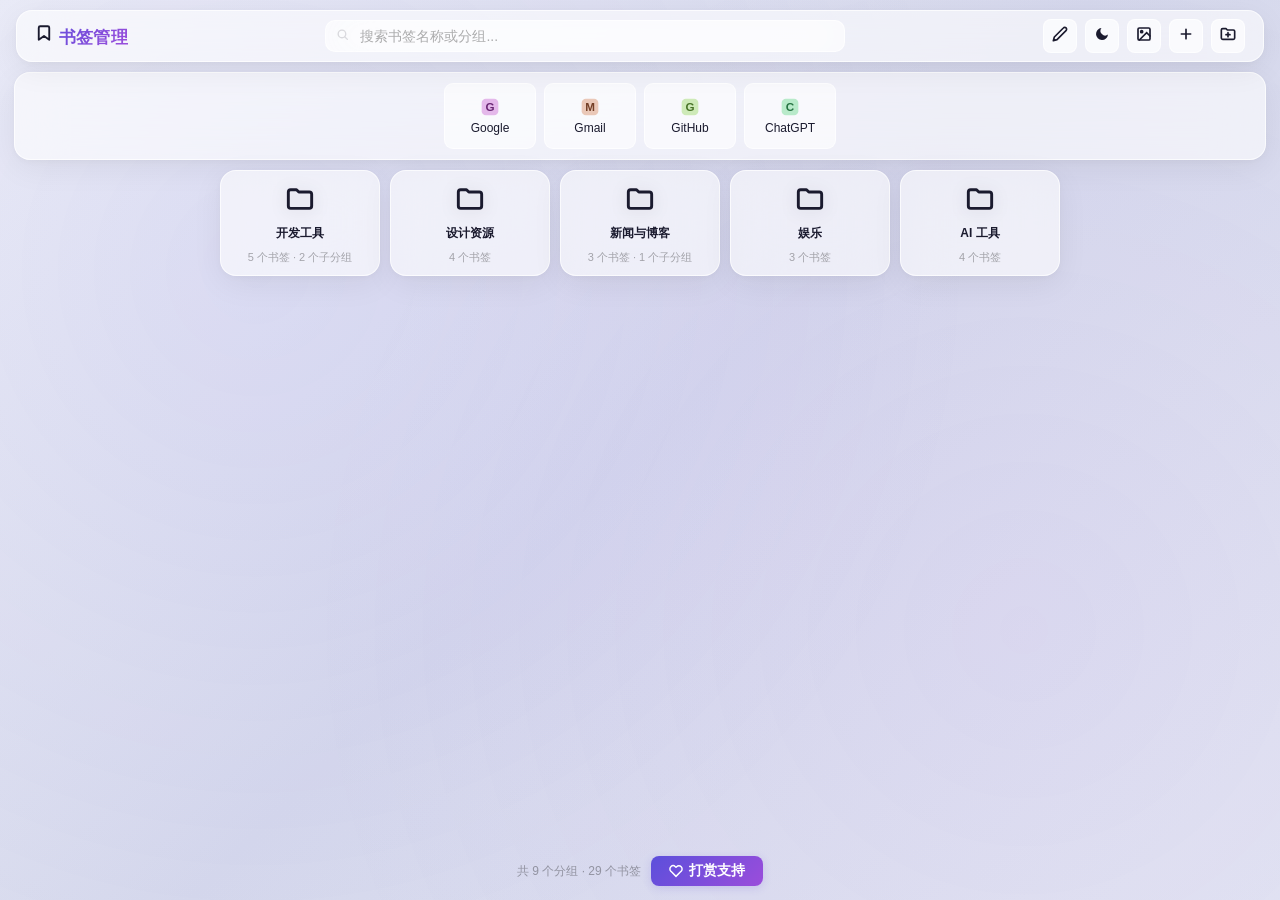
<file: src/app/index.html>
<!DOCTYPE html>
<html lang="zh-CN">
<head>
  <meta charset="UTF-8">
  <meta name="viewport" content="width=device-width, initial-scale=1.0">
  <title>书签管理</title>
  <link rel="stylesheet" href="fonts/icons.css">
  <style>
    *,*::before,*::after{margin:0;padding:0;box-sizing:border-box}
    :root{--bg-primary:#0f0c29;--bg-secondary:#302b63;--bg-tertiary:#24243e;--glass-bg:rgba(255,255,255,0.08);--glass-border:rgba(255,255,255,0.12);--glass-shadow:0 8px 32px rgba(0,0,0,.2),0 2px 8px rgba(0,0,0,.1);--glass-blur:blur(24px);--text-primary:#f0f0f0;--text-secondary:rgba(255,255,255,.65);--text-muted:rgba(255,255,255,.35);--accent:#7c6aff;--accent2:#b86aff;--accent-light:rgba(124,106,255,.18);--accent-glow:rgba(124,106,255,.25);--accent-gradient:linear-gradient(135deg,#7c6aff,#b86aff);--card-hover-bg:rgba(255,255,255,.06);--scrollbar-track:rgba(255,255,255,.03);--scrollbar-thumb:rgba(255,255,255,.12);--link-hover-bg:rgba(255,255,255,.05);--danger:#ff4757;--card-radius:16px;--panel-radius:14px}
    [data-theme=light]{--bg-primary:#eef0f7;--bg-secondary:#d5d8ec;--bg-tertiary:#e2e5f2;--glass-bg:rgba(255,255,255,.6);--glass-border:rgba(255,255,255,.7);--glass-shadow:0 8px 32px rgba(0,0,0,.06),0 2px 8px rgba(0,0,0,.04);--text-primary:#1a1a2e;--text-secondary:rgba(0,0,0,.55);--text-muted:rgba(0,0,0,.32);--accent:#5c4fdb;--accent2:#9b4ddb;--accent-light:rgba(92,79,219,.1);--accent-glow:rgba(92,79,219,.18);--accent-gradient:linear-gradient(135deg,#5c4fdb,#9b4ddb);--card-hover-bg:rgba(0,0,0,.03);--scrollbar-track:rgba(0,0,0,.04);--scrollbar-thumb:rgba(0,0,0,.1);--link-hover-bg:rgba(0,0,0,.03);--danger:#e53935}
    html,body{height:100%;margin:0;font-family:-apple-system,BlinkMacSystemFont,'Segoe UI','PingFang SC','Microsoft YaHei',sans-serif;color:var(--text-primary);overflow:hidden}
    body{background:linear-gradient(135deg,var(--bg-primary),var(--bg-secondary),var(--bg-tertiary));background-attachment:fixed;transition:background .5s ease,color .3s ease}
    body::before{content:'';position:fixed;top:0;left:0;width:100%;height:100%;background:radial-gradient(circle at 20% 30%,rgba(124,106,255,.08),transparent 60%),radial-gradient(circle at 80% 70%,rgba(184,106,255,.06),transparent 60%);pointer-events:none;z-index:0}
    [data-theme=light] body::before{background:radial-gradient(circle at 20% 30%,rgba(92,79,219,.05),transparent 60%),radial-gradient(circle at 80% 70%,rgba(155,77,219,.04),transparent 60%)}
    body.has-bg-image::before{background-image:var(--bg-image);background-size:cover;background-position:center;background-repeat:no-repeat;background-attachment:fixed}
    #app{height:100vh;display:flex;flex-direction:column;position:relative;z-index:1}
    .glass{background:var(--glass-bg);backdrop-filter:var(--glass-blur);-webkit-backdrop-filter:var(--glass-blur);border:1px solid var(--glass-border);box-shadow:var(--glass-shadow)}
    .top-bar{display:flex;align-items:center;justify-content:space-between;padding:8px 18px;margin:10px 16px 0;border-radius:var(--card-radius);flex-shrink:0;z-index:100;gap:12px}
    .app-title{font-size:17px;font-weight:700;background:var(--accent-gradient);-webkit-background-clip:text;-webkit-text-fill-color:transparent;background-clip:text;letter-spacing:.3px;white-space:nowrap;flex-shrink:0}
    .search-box{position:relative;display:flex;align-items:center;flex:1;max-width:520px;margin:0 auto}
    .search-box input{width:100%;padding:7px 12px 7px 34px;border-radius:10px;border:1px solid var(--glass-border);background:var(--glass-bg);color:var(--text-primary);font-size:14px;outline:none;backdrop-filter:var(--glass-blur);transition:border-color .2s,box-shadow .2s}
    .search-box input::placeholder{color:var(--text-muted);font-size:14px}
    .search-box input:focus{border-color:var(--accent);box-shadow:0 0 0 3px var(--accent-light)}
    .search-icon{position:absolute;left:11px;font-size:13px;opacity:.5;pointer-events:none}
    .top-bar-actions{display:flex;align-items:center;gap:8px;flex-shrink:0}
    .icon-btn{width:34px;height:34px;border-radius:8px;border:1px solid var(--glass-border);background:var(--glass-bg);color:var(--text-primary);cursor:pointer;display:flex;align-items:center;justify-content:center;font-size:16px;transition:all .2s;backdrop-filter:var(--glass-blur);position:relative;overflow:hidden}
    .icon-btn::after{content:'';position:absolute;inset:0;background:var(--accent-gradient);opacity:0;transition:opacity .2s;border-radius:inherit}
    .icon-btn:hover{border-color:var(--accent);transform:translateY(-1px)}
    .icon-btn:hover::after{opacity:.15}
    .icon-btn:active{transform:scale(.95)}
    .icon-btn span{position:relative;z-index:1}
    .icon-btn.active{border-color:var(--accent);background:var(--accent-light);box-shadow:0 0 12px var(--accent-glow)}
    .icon-btn.active span{color:var(--accent)}
    .icon-btn.small{width:28px;height:28px;font-size:13px}
    .bg-settings{position:fixed;top:64px;right:16px;width:340px;padding:16px;border-radius:var(--panel-radius);z-index:200;display:none;backdrop-filter:var(--glass-blur)!important}
    .bg-settings[hidden]{display:none}
    .bg-settings:not([hidden]){display:block;animation:settingsIn .25s ease}
    @keyframes settingsIn{from{opacity:0;transform:translateY(-8px) scale(.97)}to{opacity:1;transform:translateY(0) scale(1)}}
    .bg-settings-header{display:flex;align-items:center;justify-content:space-between;margin-bottom:16px;font-size:16px;font-weight:600}
    .bg-options{display:grid;grid-template-columns:repeat(3,1fr);gap:8px;margin-bottom:14px}
    .bg-preset{padding:9px 6px;border-radius:8px;border:1.5px solid var(--glass-border);background:var(--glass-bg);color:var(--text-primary);font-size:13px;cursor:pointer;transition:all .2s;backdrop-filter:var(--glass-blur);font-weight:500}
    .bg-preset:hover{border-color:var(--accent);background:var(--accent-light);transform:translateY(-1px)}
    .bg-preset.active{border-color:var(--accent);background:var(--accent-light);box-shadow:0 0 16px var(--accent-glow)}
    .bg-upload{margin-bottom:10px}
    .bg-upload label{display:block;font-size:13px;color:var(--text-secondary);margin-bottom:6px;font-weight:500}
    .bg-upload-row{display:flex;gap:6px;align-items:center}
    .bg-upload-row input[type=text]{flex:1;padding:8px 10px;border-radius:8px;border:1px solid var(--glass-border);background:var(--glass-bg);color:var(--text-primary);font-size:13px;outline:none}
    .bg-upload-row input[type=text]:focus{border-color:var(--accent)}
    .btn-secondary{padding:8px 12px;border-radius:8px;border:1px solid var(--glass-border);background:var(--glass-bg);color:var(--text-primary);font-size:13px;cursor:pointer;white-space:nowrap;transition:all .2s;backdrop-filter:var(--glass-blur);font-weight:500}
    .btn-secondary:hover{border-color:var(--accent);background:var(--accent-light)}
    .btn-secondary.danger{width:100%;margin-top:6px;text-align:center}
    .btn-secondary.danger:hover{border-color:var(--danger);background:rgba(255,71,87,.15);color:var(--danger)}
    .app-footer{display:flex;align-items:center;justify-content:center;gap:10px;padding:6px 20px;margin:0 20px 8px;flex-shrink:0;font-size:12px;color:var(--text-muted)}
    .donate-btn{display:inline-flex;align-items:center;justify-content:center;gap:6px;padding:6px 18px;border-radius:8px;border:none;background:var(--accent-gradient);color:#fff;font-size:14px;cursor:pointer;transition:all .25s;font-family:inherit;font-weight:600;box-shadow:0 2px 8px var(--accent-glow)}
    .donate-btn:hover{transform:translateY(-1px);box-shadow:0 4px 16px var(--accent-glow)}
    .donate-slogan{text-align:center;font-size:14px;color:var(--text-secondary);line-height:1.6;margin:0 0 16px}
    .donate-body{padding:20px 24px 24px}
    .donate-qrs{display:flex;justify-content:center;gap:32px;margin-bottom:16px}
    .donate-item{display:flex;flex-direction:column;align-items:center;gap:8px}
    .donate-img{width:260px;height:390px;border-radius:14px;border:1px solid var(--glass-border);object-fit:contain}
    .donate-label{font-size:14px;font-weight:600;color:var(--text-secondary)}
    .donate-hint{text-align:center;font-size:13px;color:var(--text-muted);margin:0}
    .pinned-bookmarks{display:flex;flex-wrap:wrap;align-items:center;justify-content:center;gap:8px;padding:10px 14px;width:100%;border-radius:var(--card-radius)}
    .pinned-bookmark{display:inline-flex;flex-direction:column;align-items:center;justify-content:center;gap:4px;width:92px;height:66px;border-radius:9px;text-decoration:none;color:var(--text-primary);font-size:12px;border:1px solid var(--glass-border);transition:padding-top .3s ease,all .2s;background:var(--glass-bg);position:relative}
    .pinned-bookmark:hover{background:var(--accent-light);border-color:var(--accent);transform:translateY(-1px)}
    .pinned-bookmark img{width:20px;height:20px;flex-shrink:0}
    .pinned-bookmark span{overflow:hidden;text-overflow:ellipsis;white-space:nowrap;max-width:80px;text-align:center;line-height:1.2}
    .pinned-actions{position:absolute;top:2px;right:2px;display:flex;gap:2px;opacity:0;pointer-events:none;transition:opacity .25s ease}
    .edit-mode .pinned-bookmark .pinned-actions{opacity:1;pointer-events:auto}
    .edit-mode .pinned-bookmark{padding-top:24px;height:80px}
    .pinned-action-btn{width:20px;height:20px;border-radius:4px;border:none;background:var(--glass-bg);backdrop-filter:blur(4px);color:var(--text-muted);cursor:pointer;display:flex;align-items:center;justify-content:center;font-size:10px;transition:all .15s}
    .pinned-action-btn:hover{transform:scale(1.2)}
    .pinned-action-btn.edit:hover{color:var(--accent);background:var(--accent-light)}
    .pinned-action-btn.delete:hover{color:var(--danger);background:rgba(255,71,87,.15)}
    .detail-back-btn{display:flex;align-items:center;justify-content:center;width:30px;height:30px;border-radius:8px;border:none;background:var(--glass-bg);color:var(--text-secondary);font-size:20px;cursor:pointer;transition:all .2s;flex-shrink:0;backdrop-filter:var(--glass-blur)}
    .detail-back-btn:hover{background:var(--accent-light);color:var(--accent);transform:translateX(-2px)}
    mark{background:var(--accent-light);color:var(--accent);padding:1px 4px;border-radius:3px;font-weight:600}
    .search-match{margin-bottom:12px;padding:14px;width:100%;border-radius:var(--card-radius)}
    .search-match .folder-detail-header{cursor:pointer}
    .search-match .folder-detail-header:hover{opacity:.8}
    .search-matched-card{border-color:var(--accent-light);background:var(--accent-light)}
    .folder-detail-count{font-size:13px;color:var(--text-muted);margin-left:auto}
    .search-sub-ref{padding:8px 12px;margin-top:6px;border-radius:8px;font-size:13px;color:var(--accent);cursor:pointer;transition:background .15s;border:1px dashed var(--accent-light)}
    .search-sub-ref:hover{background:var(--accent-light)}
    .groups-container{flex:1;padding:10px 14px 8px;display:flex;flex-wrap:wrap;align-content:flex-start;justify-content:center;gap:10px;overflow-y:auto;position:relative}
    .groups-container::-webkit-scrollbar{width:5px}
    .groups-container::-webkit-scrollbar-track{background:var(--scrollbar-track);border-radius:3px}
    .groups-container::-webkit-scrollbar-thumb{background:var(--scrollbar-thumb);border-radius:3px}
    .groups-container::-webkit-scrollbar-thumb:hover{background:var(--text-muted)}
    .group-card{width:160px;padding:14px 10px 10px;border-radius:var(--card-radius);display:flex;flex-direction:column;align-items:center;gap:8px;cursor:pointer;transition:all .3s cubic-bezier(.34,1.56,.64,1);position:relative;height:fit-content;user-select:none;overflow:hidden}
    .group-card::before{content:'';position:absolute;top:0;left:0;width:100%;height:3px;background:var(--accent-gradient);opacity:0;transition:opacity .3s}
    .group-card:hover{transform:translateY(-6px) scale(1.02);box-shadow:0 16px 48px rgba(0,0,0,.25),0 4px 12px rgba(0,0,0,.15);border-color:var(--accent)}
    .group-card:hover::before{opacity:1}
    .group-card-icon{font-size:28px;line-height:1;transition:transform .35s cubic-bezier(.34,1.56,.64,1);filter:drop-shadow(0 2px 8px rgba(0,0,0,.15))}
    .group-card.active-preview{transform:translateY(-6px) scale(1.02);box-shadow:0 16px 48px rgba(0,0,0,.3),0 4px 12px rgba(0,0,0,.15),0 0 0 2px var(--accent);border-color:var(--accent)}
.group-card.active-preview::before{opacity:1}
.group-card:hover .group-card-icon{transform:scale(1.2) rotate(-5deg)}
    .group-card-title{font-size:12px;font-weight:600;text-align:center;word-break:break-all;line-height:1.3}
    .group-card-count{font-size:11px;color:var(--text-muted)}
    .filter-back-btn{width:100%;padding:10px 16px;border-radius:12px;border:1px solid var(--glass-border);background:var(--glass-bg);backdrop-filter:var(--glass-blur);color:var(--text-primary);font-size:14px;cursor:pointer;text-align:left;transition:all .2s;margin-bottom:16px;font-weight:500}
    .filter-back-btn:hover{border-color:var(--accent);background:var(--accent-light);padding-left:22px}
    .folder-detail{width:100%;padding:16px;border-radius:var(--card-radius)}
    .folder-detail-header{display:flex;align-items:center;gap:10px;margin-bottom:14px;padding-bottom:12px;border-bottom:1px solid var(--glass-border)}
    .folder-detail-icon{font-size:20px}
    .folder-detail-title{font-size:18px;font-weight:700}
    .folder-detail-section-title{font-size:14px;font-weight:600;color:var(--text-secondary);margin-bottom:12px;letter-spacing:.3px;text-transform:uppercase}
    .subfolder-grid{display:flex;flex-wrap:wrap;gap:8px;margin-bottom:16px}
    .sub-card{width:140px!important;padding:10px 8px!important}
    .folder-detail-links{display:grid;grid-template-columns:repeat(auto-fill,minmax(220px,1fr));gap:8px}
    .bookmark-card{display:flex;align-items:center;gap:10px;padding:8px 12px;border-radius:10px;text-decoration:none;color:var(--text-primary);transition:all .25s;border:1px solid var(--glass-border);position:relative}
    .bookmark-card:hover{border-color:var(--accent);transform:translateY(-3px);box-shadow:0 8px 24px rgba(0,0,0,.12)}
    .bookmark-card-favicon{width:20px;height:20px;flex-shrink:0}
    .bookmark-card-info{flex:1;min-width:0}
    .bookmark-card-title{font-size:13px;font-weight:500;overflow:hidden;text-overflow:ellipsis;white-space:nowrap}
    .bookmark-card-url{font-size:11px;color:var(--text-muted);overflow:hidden;text-overflow:ellipsis;white-space:nowrap;margin-top:2px}
    .preview-container{position:fixed;top:0;left:0;width:100%;height:100%;pointer-events:none;z-index:50}
    .group-preview{position:absolute;width:800px;max-width:95vw;max-height:92vh;padding:14px;border-radius:var(--panel-radius);opacity:0;transform:translateY(6px) scale(.96);transition:opacity .2s ease,transform .25s cubic-bezier(.34,1.56,.64,1);pointer-events:none;overflow-y:auto;z-index:50}
    .group-preview.visible{opacity:1;transform:translateY(0) scale(1);pointer-events:auto}
    .group-preview::-webkit-scrollbar{width:4px}
    .group-preview::-webkit-scrollbar-thumb{background:var(--scrollbar-thumb);border-radius:2px}
    .group-preview-title{font-size:16px;font-weight:700;margin-bottom:12px;padding-bottom:10px;border-bottom:1px solid var(--glass-border);display:flex;align-items:center;gap:8px}
    .group-preview-links{column-gap:8px}
    .bookmark-link{display:flex;align-items:center;gap:8px;padding:6px 8px;border-radius:6px;color:var(--text-primary);text-decoration:none;font-size:13px;transition:background .15s;line-height:1.3;break-inside:avoid}
    .bookmark-link:hover{background:var(--link-hover-bg);color:var(--accent)}
    .bookmark-link .favicon{width:16px;height:16px;flex-shrink:0}
    .bookmark-link span{overflow:hidden;text-overflow:ellipsis;white-space:nowrap}
    .group-preview-empty{padding:20px 0;text-align:center;color:var(--text-muted);font-size:13px}
    .group-preview-subfolders{margin-top:10px;padding-top:10px;border-top:1px solid var(--glass-border)}
    .subfolder-item{margin-bottom:3px}
    .subfolder-header{display:flex;align-items:center;gap:5px;padding:5px 6px;border-radius:5px;cursor:pointer;font-size:12px;font-weight:500;transition:background .15s;color:var(--text-secondary)}
    .subfolder-header:hover{background:var(--link-hover-bg);color:var(--text-primary)}
    .subfolder-header .arrow{font-size:10px;transition:transform .2s;display:inline-block}
    .subfolder-header .arrow.expanded{transform:rotate(90deg)}
    .subfolder-content{display:none;padding-left:18px}
    .subfolder-content.expanded{display:block;column-gap:6px}
    .loading{width:100%;text-align:center;padding:80px 0;font-size:16px;color:var(--text-muted)}
    body[data-bg=default]{background:linear-gradient(135deg,var(--bg-primary),var(--bg-secondary),var(--bg-tertiary))}
    body[data-bg=ocean]{background:linear-gradient(135deg,#0c2340,#1a5276,#2e86c1)}
    body[data-bg=sunset]{background:linear-gradient(135deg,#1a0a2e,#6b2737,#c0392b)}
    body[data-bg=forest]{background:linear-gradient(135deg,#0b1a0e,#1a3c2a,#2d6a4f)}
    body[data-bg=dark]{background:#0a0a0f}
    body[data-bg=light]{background:#f5f5f0}
    body.has-bg-image{background:none!important}
    @media(max-width:768px){.top-bar{padding:8px 12px;margin:8px 8px 0;gap:8px;flex-wrap:wrap}.top-bar .app-title{font-size:15px}.search-box{order:3;flex-basis:100%;max-width:100%}.bg-settings{right:12px;width:calc(100% - 24px)}.groups-container{padding:8px 8px 6px;gap:8px;justify-content:center}.group-card{width:140px;padding:10px 8px}.group-preview{width:calc(100vw - 24px);max-height:85vh}.app-footer{margin:0 8px 8px}.add-fab{bottom:20px;right:20px;width:44px;height:44px;font-size:22px}}
    .modal-overlay{position:fixed;top:0;left:0;width:100%;height:100%;background:rgba(0,0,0,.5);backdrop-filter:blur(4px);-webkit-backdrop-filter:blur(4px);z-index:300;display:flex;align-items:center;justify-content:center;animation:fadeIn .2s ease}
    .modal-overlay[hidden]{display:none}
    .modal-overlay:not([hidden]){display:flex}
    @keyframes fadeIn{from{opacity:0}to{opacity:1}}
    .modal{width:420px;max-width:90vw;padding:0;border-radius:var(--panel-radius);overflow:hidden;animation:modalIn .25s cubic-bezier(.34,1.56,.64,1)}
    @keyframes modalIn{from{opacity:0;transform:scale(.9) translateY(10px)}to{opacity:1;transform:scale(1) translateY(0)}}
    .modal-header{display:flex;align-items:center;justify-content:space-between;padding:16px 20px;border-bottom:1px solid var(--glass-border);font-size:16px;font-weight:700}
    .modal-body{padding:20px}
    .modal-footer{display:flex;justify-content:flex-end;gap:8px;padding:12px 20px;border-top:1px solid var(--glass-border)}
    .form-group{margin-bottom:16px}
    .form-group:last-child{margin-bottom:0}
    .form-group label{display:block;font-size:13px;font-weight:600;color:var(--text-secondary);margin-bottom:6px}
    .form-input,.form-select{width:100%;padding:10px 12px;border-radius:8px;border:1px solid var(--glass-border);background:var(--glass-bg);color:var(--text-primary);font-size:14px;outline:none;transition:border-color .2s;font-family:inherit}
    .form-input:focus,.form-select:focus{border-color:var(--accent);box-shadow:0 0 0 3px var(--accent-light)}
    .form-select{cursor:pointer;appearance:none;-webkit-appearance:none;background-image:url("data:image/svg+xml,%3Csvg xmlns='http://www.w3.org/2000/svg' width='12' height='12' fill='%23888' viewBox='0 0 16 16'%3E%3Cpath d='M8 11L3 6h10z'/%3E%3C/svg%3E");background-repeat:no-repeat;background-position:right 10px center;padding-right:30px}
    .form-select option{background:var(--bg-secondary);color:var(--text-primary)}
    .form-select:disabled{opacity:.6;cursor:not-allowed}
    .btn-primary{padding:10px 22px;border-radius:8px;border:none;background:var(--accent-gradient);color:#fff;font-size:14px;font-weight:600;cursor:pointer;transition:all .2s;font-family:inherit}
    .btn-primary:hover{transform:translateY(-1px);box-shadow:0 4px 16px var(--accent-glow)}
    .btn-primary:active{transform:scale(.97)}
    .bookmark-actions{position:absolute;top:4px;right:4px;display:flex;align-items:center;gap:4px;opacity:0;pointer-events:none;transition:opacity .2s}
    .edit-mode .bookmark-card .bookmark-actions{opacity:1;pointer-events:auto}
    .edit-mode .bookmark-card:hover{transform:translateY(-3px);box-shadow:0 8px 24px rgba(0,0,0,.12);border-color:var(--accent)}
    .edit-mode .bookmark-card{padding-top:32px}
    .bookmark-action-btn{width:26px;height:26px;border-radius:6px;border:1px solid var(--glass-border);background:var(--glass-bg);color:var(--text-muted);cursor:pointer;display:flex;align-items:center;justify-content:center;font-size:12px;transition:all .15s;backdrop-filter:var(--glass-blur);box-shadow:0 1px 4px rgba(0,0,0,.08)}
    .bookmark-action-btn:hover{transform:scale(1.15)}
    .bookmark-action-btn.edit:hover{color:var(--accent);background:var(--accent-light)}
    .bookmark-action-btn.delete:hover{color:var(--danger);background:rgba(255,71,87,.15)}
    .delete-toast{position:fixed;bottom:30px;left:50%;transform:translateX(-50%);z-index:400;display:flex;align-items:center;gap:14px;padding:12px 20px;border-radius:12px;font-size:14px;animation:toastIn .3s cubic-bezier(.34,1.56,.64,1)}
    .delete-toast[hidden]{display:none}
    .delete-toast:not([hidden]){display:flex}
    @keyframes toastIn{from{opacity:0;transform:translateX(-50%) translateY(20px) scale(.95)}to{opacity:1;transform:translateX(-50%) translateY(0) scale(1)}}
    .delete-toast-actions{display:flex;gap:6px}
    .btn-danger-sm{padding:6px 14px;border-radius:6px;border:1px solid var(--danger);background:rgba(255,71,87,.15);color:var(--danger);font-size:13px;font-weight:600;cursor:pointer;transition:all .2s;font-family:inherit}
    .btn-danger-sm:hover{background:var(--danger);color:#fff}
    .btn-secondary-sm{padding:6px 14px;border-radius:6px;border:1px solid var(--glass-border);background:var(--glass-bg);color:var(--text-primary);font-size:13px;cursor:pointer;transition:all .2s;font-family:inherit}
    .btn-secondary-sm:hover{border-color:var(--accent);background:var(--accent-light)}
    .add-fab{position:fixed;bottom:28px;right:28px;width:48px;height:48px;border-radius:50%;border:none;background:var(--accent-gradient);color:#fff;font-size:24px;cursor:pointer;display:flex;align-items:center;justify-content:center;box-shadow:0 4px 20px var(--accent-glow);transition:all .25s cubic-bezier(.34,1.56,.64,1);z-index:150}
    .add-fab:hover{transform:scale(1.1) rotate(90deg);box-shadow:0 6px 28px var(--accent-glow)}
    .add-fab:active{transform:scale(.95)}
    .add-folder-btn{padding:6px 14px;border-radius:8px;border:1px dashed var(--glass-border);background:transparent;color:var(--accent);font-size:13px;cursor:pointer;transition:all .2s;display:inline-flex;align-items:center;gap:5px;font-family:inherit;font-weight:500;margin-left:auto}
    .add-folder-btn:hover{border-color:var(--accent);background:var(--accent-light)}
    .group-card-delete{position:absolute;top:4px;right:4px;width:20px;height:20px;border-radius:4px;border:none;background:var(--glass-bg);color:var(--text-muted);cursor:pointer;display:flex;align-items:center;justify-content:center;font-size:10px;opacity:0;pointer-events:none;transition:opacity .2s;backdrop-filter:var(--glass-blur);z-index:2}
    .group-card-delete:hover{color:var(--danger);background:rgba(255,71,87,.15);transform:scale(1.2)}
    .edit-mode .group-card .group-card-delete{opacity:1;pointer-events:auto}
    .edit-mode .group-card{padding-top:20px}
    .group-card.dragging,.bookmark-card.dragging,.pinned-bookmark.dragging{opacity:0;pointer-events:none;transition:opacity .2s ease}
    .group-card.drag-over{border-color:var(--accent);background:var(--accent-light);box-shadow:0 0 20px var(--accent-glow);transform:translateY(-2px) scale(1.02)}
    .bookmark-card.drag-over,.pinned-bookmark.drag-over{border-color:var(--accent);background:var(--accent-light);box-shadow:0 0 12px var(--accent-glow)}
    .edit-mode .group-card{cursor:grab}
    .edit-mode .group-card:active{cursor:grabbing}
    .edit-mode .bookmark-card{cursor:grab}
    .edit-mode .bookmark-card:active{cursor:grabbing}
    .edit-mode .pinned-bookmark{cursor:grab}
    .edit-mode .pinned-bookmark:active{cursor:grabbing}
    .drag-indicator{position:fixed;pointer-events:none;z-index:99998;display:none;background:var(--accent);border-radius:3px;box-shadow:0 0 20px var(--accent-glow),0 0 40px var(--accent-glow);transition:opacity .12s ease}
    .drag-indicator.visible{display:block}
    .drop-placeholder{border:2.5px dashed var(--accent);border-radius:var(--card-radius);background:var(--accent-light);box-shadow:0 0 24px var(--accent-glow),inset 0 0 30px rgba(124,106,255,0.06);flex-shrink:0;display:flex;align-items:center;justify-content:center;animation:phIn .2s ease-out}
    .drop-placeholder::after{content:'+';font-size:28px;font-weight:200;color:var(--accent);opacity:0.5}
    @keyframes phIn{from{opacity:0;transform:scale(.85)}to{opacity:1;transform:scale(1)}}
  </style>
</head>
<body data-theme="light" id="appBody">
  <div id="app">
    <!-- Top Bar -->
    <header class="top-bar glass" id="topBar">
      <h1 class="app-title"><i class="icon-bookmark" style="font-size:1.1em"></i> 书签管理</h1>
      <div class="search-box">
        <span class="search-icon"><i class="icon-search"></i></span>
        <input type="text" id="searchInput" placeholder="搜索书签名称或分组..." spellcheck="false">
      </div>
      <div class="top-bar-actions">
        <button id="editToggle" class="icon-btn" title="编辑模式">
          <span id="editModeIcon"><i class="icon-edit"></i></span>
        </button>
        <button id="themeToggle" class="icon-btn" title="切换主题">
          <span id="themeIcon"><i class="icon-moon"></i></span>
        </button>
        <button id="bgSettingsBtn" class="icon-btn" title="背景设置">
          <span><i class="icon-image"></i></span>
        </button>
        <button id="addFab" class="icon-btn" title="添加书签">
          <span><i class="icon-plus"></i></span>
        </button>
        <button id="addFolderBtn" class="icon-btn" title="新建分组">
          <span><i class="icon-folder-plus"></i></span>
        </button>
      </div>
    </header>

    <!-- Background Settings Panel -->
    <div id="bgSettings" class="bg-settings glass" hidden>
      <div class="bg-settings-header">
        <span>背景设置</span>
        <button id="bgSettingsClose" class="icon-btn small"><i class="icon-close"></i></button>
      </div>
      <div class="bg-options">
        <button class="bg-preset active" data-bg="default">默认渐变</button>
        <button class="bg-preset" data-bg="ocean">海洋</button>
        <button class="bg-preset" data-bg="sunset">日落</button>
        <button class="bg-preset" data-bg="forest">森林</button>
        <button class="bg-preset" data-bg="dark">深色</button>
        <button class="bg-preset" data-bg="light">浅色</button>
      </div>
      <div class="bg-upload">
        <label>自定义图片：</label>
        <div class="bg-upload-row">
          <input type="text" id="bgUrlInput" placeholder="输入图片 URL 或选择文件...">
          <input type="file" id="bgFileInput" accept="image/*" hidden>
          <button id="bgFileBtn" class="btn-secondary"><i class="icon-folder-open"></i> 选择文件</button>
          <button id="bgApplyUrl" class="btn-secondary"><i class="icon-check"></i> 应用</button>
        </div>
      </div>
      <button id="bgResetBtn" class="btn-secondary danger">重置背景</button>
    </div>

    <!-- Bookmark Groups Container -->
    <main id="groupsContainer" class="groups-container">
      <div class="loading">加载书签中...</div>
    </main>

    <!-- Footer Stats -->
    <footer class="app-footer" id="appFooter">
      <span id="statsTotal">加载中...</span>
      <button id="donateBtn" class="donate-btn" title="打赏支持"><i class="icon-heart"></i> 打赏支持</button>
    </footer>
  </div>

  <!-- Donate Modal -->
  <div id="donateModal" class="modal-overlay" hidden>
    <div class="modal glass" style="width:640px">
      <div class="modal-header">
        <span><i class="icon-heart" style="color:var(--danger)"></i> 请作者喝杯咖啡</span>
        <button id="donateModalClose" class="icon-btn small"><i class="icon-close"></i></button>
      </div>
      <div class="modal-body donate-body">
        <p class="donate-slogan">写代码不易，你的支持是最大的动力！<br>来都来了，扫码随缘打个赏吧 <i class="icon-heart" style="color:var(--danger)"></i></p>
        <div class="donate-qrs">
          <div class="donate-item">
            <img src="../pay/wechat.png" alt="微信支付" class="donate-img">
            <span class="donate-label">微信扫一扫</span>
          </div>
          <div class="donate-item">
            <img src="../pay/alipay.png" alt="支付宝" class="donate-img">
            <span class="donate-label">支付宝扫一扫</span>
          </div>
        </div>
        <p class="donate-hint">随缘打赏，多少都是爱 <i class="icon-heart" style="color:var(--danger);font-size:1.1em"></i></p>
      </div>
    </div>
  </div>

  <!-- Hover Preview Container -->
  <div id="previewContainer" class="preview-container">
    <div id="activePreview" class="group-preview glass"></div>
  </div>

  <!-- Bookmark Add/Edit Modal -->
  <div id="bookmarkModal" class="modal-overlay" hidden>
    <div class="modal glass">
      <div class="modal-header">
        <span id="modalTitle">添加书签</span>
        <button id="modalClose" class="icon-btn small"><i class="icon-close"></i></button>
      </div>
      <div class="modal-body">
        <div class="form-group">
          <label for="modalFolder">所在分组</label>
          <select id="modalFolder" class="form-select"></select>
        </div>
        <div class="form-group">
          <label for="modalTitleInput">书签名称</label>
          <input type="text" id="modalTitleInput" class="form-input" placeholder="输入书签名称..." spellcheck="false">
        </div>
        <div class="form-group">
          <label for="modalUrlInput">书签地址</label>
          <input type="url" id="modalUrlInput" class="form-input" placeholder="https://example.com">
        </div>
      </div>
      <div class="modal-footer">
        <button id="modalCancel" class="btn-secondary">取消</button>
        <button id="modalSave" class="btn-primary">保存</button>
      </div>
    </div>
  </div>

  <!-- Add Folder Modal -->
  <div id="folderModal" class="modal-overlay" hidden>
    <div class="modal glass" style="width:340px">
      <div class="modal-header">
        <span>新建分组</span>
        <button id="folderModalClose" class="icon-btn small"><i class="icon-close"></i></button>
      </div>
      <div class="modal-body">
        <div class="form-group">
          <label for="folderNameInput">分组名称</label>
          <input type="text" id="folderNameInput" class="form-input" placeholder="输入分组名称..." spellcheck="false">
        </div>
      </div>
      <div class="modal-footer">
        <button id="folderModalCancel" class="btn-secondary">取消</button>
        <button id="folderModalSave" class="btn-primary">创建</button>
      </div>
    </div>
  </div>

  <!-- Delete Confirmation Toast -->
  <div id="deleteToast" class="delete-toast glass" hidden>
    <span class="delete-toast-msg">确定删除该书签？</span>
    <div class="delete-toast-actions">
      <button id="deleteConfirm" class="btn-danger-sm">删除</button>
      <button id="deleteCancel" class="btn-secondary-sm">取消</button>
    </div>
  </div>

  <script src="app.js?v=17"></script>
</body>
</html>
</file>
<file: src/app/fonts/icons.css>
/* Icon Font - Embedded SVGs as CSS mask */
i[class^="icon-"], i[class*=" icon-"] {
  display: inline-flex;
  align-items: center;
  justify-content: center;
  width: 1em;
  height: 1em;
}
i[class^="icon-"]::before, i[class*=" icon-"]::before {
  content: '';
  display: inline-block;
  width: 1em;
  height: 1em;
  background: currentColor;
  -webkit-mask: var(--icon) no-repeat center / contain;
  mask: var(--icon) no-repeat center / contain;
}

.icon-search { --icon: url("data:image/svg+xml,%3Csvg xmlns='http://www.w3.org/2000/svg' viewBox='0 0 24 24' fill='none' stroke='black' stroke-width='2.5' stroke-linecap='round'%3E%3Ccircle cx='11' cy='11' r='7'/%3E%3Cpath d='M16.5 16.5L21 21'/%3E%3C/svg%3E"); }
.icon-moon { --icon: url("data:image/svg+xml,%3Csvg xmlns='http://www.w3.org/2000/svg' viewBox='0 0 24 24' fill='black'%3E%3Cpath d='M21 12.8A9 9 0 1 1 11.2 3a7 7 0 0 0 9.8 9.8z'/%3E%3C/svg%3E"); }
.icon-sun { --icon: url("data:image/svg+xml,%3Csvg xmlns='http://www.w3.org/2000/svg' viewBox='0 0 24 24' fill='none' stroke='black' stroke-width='2.5' stroke-linecap='round'%3E%3Ccircle cx='12' cy='12' r='5'/%3E%3Cpath d='M12 1v2M12 21v2M4.22 4.22l1.42 1.42M18.36 18.36l1.42 1.42M1 12h2M21 12h2M4.22 19.78l1.42-1.42M18.36 5.64l1.42-1.42'/%3E%3C/svg%3E"); }
.icon-image { --icon: url("data:image/svg+xml,%3Csvg xmlns='http://www.w3.org/2000/svg' viewBox='0 0 24 24' fill='none' stroke='black' stroke-width='2.5' stroke-linecap='round'%3E%3Crect x='3' y='3' width='18' height='18' rx='2' ry='2'/%3E%3Ccircle cx='8.5' cy='8.5' r='1.5'/%3E%3Cpath d='M21 15l-5-5L5 21'/%3E%3C/svg%3E"); }
.icon-edit { --icon: url("data:image/svg+xml,%3Csvg xmlns='http://www.w3.org/2000/svg' viewBox='0 0 24 24' fill='none' stroke='black' stroke-width='2.5' stroke-linecap='round' stroke-linejoin='round'%3E%3Cpath d='M17 3a2.83 2.83 0 1 1 4 4L7.5 20.5 2 22l1.5-5.5L17 3z'/%3E%3C/svg%3E"); }
.icon-close { --icon: url("data:image/svg+xml,%3Csvg xmlns='http://www.w3.org/2000/svg' viewBox='0 0 24 24' fill='none' stroke='black' stroke-width='2.5' stroke-linecap='round'%3E%3Cpath d='M18 6L6 18M6 6l12 12'/%3E%3C/svg%3E"); }
.icon-folder { --icon: url("data:image/svg+xml,%3Csvg xmlns='http://www.w3.org/2000/svg' viewBox='0 0 24 24' fill='none' stroke='black' stroke-width='2.5' stroke-linecap='round' stroke-linejoin='round'%3E%3Cpath d='M2 6a2 2 0 0 1 2-2h5l2 2h9a2 2 0 0 1 2 2v10a2 2 0 0 1-2 2H4a2 2 0 0 1-2-2V6z'/%3E%3C/svg%3E"); }
.icon-folder-plus { --icon: url("data:image/svg+xml,%3Csvg xmlns='http://www.w3.org/2000/svg' viewBox='0 0 24 24' fill='none' stroke='black' stroke-width='2.5' stroke-linecap='round' stroke-linejoin='round'%3E%3Cpath d='M2 6a2 2 0 0 1 2-2h5l2 2h9a2 2 0 0 1 2 2v10a2 2 0 0 1-2 2H4a2 2 0 0 1-2-2V6z'/%3E%3Cpath d='M12 10v6M9 13h6'/%3E%3C/svg%3E"); }
.icon-folder-open { --icon: url("data:image/svg+xml,%3Csvg xmlns='http://www.w3.org/2000/svg' viewBox='0 0 24 24' fill='none' stroke='black' stroke-width='2.5' stroke-linecap='round' stroke-linejoin='round'%3E%3Cpath d='M2 6a2 2 0 0 1 2-2h5l2 2h9a2 2 0 0 1 2 2v1H8.5a2 2 0 0 0-1.9 1.4l-1.7 5.8a1 1 0 0 0 .1.8H4a2 2 0 0 1-2-2V6z'/%3E%3Cpath d='M8.5 11H22l-2.1 6.3a2 2 0 0 1-1.9 1.4H5l1.6-5.8A2 2 0 0 1 8.5 11z'/%3E%3C/svg%3E"); }
.icon-trash { --icon: url("data:image/svg+xml,%3Csvg xmlns='http://www.w3.org/2000/svg' viewBox='0 0 24 24' fill='none' stroke='black' stroke-width='2.5' stroke-linecap='round' stroke-linejoin='round'%3E%3Cpath d='M3 6h18M9 6V4a1 1 0 0 1 1-1h4a1 1 0 0 1 1 1v2M10 11v6M14 11v6M5 6l1 14a2 2 0 0 0 2 2h8a2 2 0 0 0 2-2l1-14'/%3E%3C/svg%3E"); }
.icon-plus { --icon: url("data:image/svg+xml,%3Csvg xmlns='http://www.w3.org/2000/svg' viewBox='0 0 24 24' fill='none' stroke='black' stroke-width='2.5' stroke-linecap='round'%3E%3Cpath d='M12 5v14M5 12h14'/%3E%3C/svg%3E"); }
.icon-arrow-left { --icon: url("data:image/svg+xml,%3Csvg xmlns='http://www.w3.org/2000/svg' viewBox='0 0 24 24' fill='none' stroke='black' stroke-width='2.5' stroke-linecap='round' stroke-linejoin='round'%3E%3Cpath d='M19 12H5M12 19l-7-7 7-7'/%3E%3C/svg%3E"); }
.icon-bookmark { --icon: url("data:image/svg+xml,%3Csvg xmlns='http://www.w3.org/2000/svg' viewBox='0 0 24 24' fill='none' stroke='black' stroke-width='2.5' stroke-linecap='round' stroke-linejoin='round'%3E%3Cpath d='M19 21l-7-5-7 5V5a2 2 0 0 1 2-2h10a2 2 0 0 1 2 2v16z'/%3E%3C/svg%3E"); }
.icon-bar-chart { --icon: url("data:image/svg+xml,%3Csvg xmlns='http://www.w3.org/2000/svg' viewBox='0 0 24 24' fill='none' stroke='black' stroke-width='2.5' stroke-linecap='round' stroke-linejoin='round'%3E%3Cpath d='M12 20V10M18 20V4M6 20v-4'/%3E%3C/svg%3E"); }
.icon-inbox { --icon: url("data:image/svg+xml,%3Csvg xmlns='http://www.w3.org/2000/svg' viewBox='0 0 24 24' fill='none' stroke='black' stroke-width='2.5' stroke-linecap='round' stroke-linejoin='round'%3E%3Cpath d='M22 12h-5l-2 3H9l-2-3H2'/%3E%3Cpath d='M5.5 4h13l3.5 8v6a2 2 0 0 1-2 2H4a2 2 0 0 1-2-2v-6l3.5-8z'/%3E%3C/svg%3E"); }
.icon-check { --icon: url("data:image/svg+xml,%3Csvg xmlns='http://www.w3.org/2000/svg' viewBox='0 0 24 24' fill='none' stroke='black' stroke-width='2.5' stroke-linecap='round' stroke-linejoin='round'%3E%3Cpath d='M20 6L9 17l-5-5'/%3E%3C/svg%3E"); }
.icon-gear { --icon: url("data:image/svg+xml,%3Csvg xmlns='http://www.w3.org/2000/svg' viewBox='0 0 24 24' fill='none' stroke='black' stroke-width='2.5' stroke-linecap='round' stroke-linejoin='round'%3E%3Ccircle cx='12' cy='12' r='3'/%3E%3Cpath d='M19.4 15a1.65 1.65 0 0 0 .33 1.82l.06.06a2 2 0 0 1-2.83 2.83l-.06-.06a1.65 1.65 0 0 0-1.82-.33 1.65 1.65 0 0 0-1 1.51V21a2 2 0 0 1-4 0v-.09A1.65 1.65 0 0 0 9 19.4a1.65 1.65 0 0 0-1.82.33l-.06.06a2 2 0 0 1-2.83-2.83l.06-.06A1.65 1.65 0 0 0 4.68 15a1.65 1.65 0 0 0-1.51-1H3a2 2 0 0 1 0-4h.09A1.65 1.65 0 0 0 4.6 9a1.65 1.65 0 0 0-.33-1.82l-.06-.06a2 2 0 0 1 2.83-2.83l.06.06A1.65 1.65 0 0 0 9 4.68a1.65 1.65 0 0 0 1-1.51V3a2 2 0 0 1 4 0v.09a1.65 1.65 0 0 0 1 1.51 1.65 1.65 0 0 0 1.82-.33l.06-.06a2 2 0 0 1 2.83 2.83l-.06.06A1.65 1.65 0 0 0 19.4 9a1.65 1.65 0 0 0 1.51 1H21a2 2 0 0 1 0 4h-.09a1.65 1.65 0 0 0-1.51 1z'/%3E%3C/svg%3E"); }
.icon-external-link { --icon: url("data:image/svg+xml,%3Csvg xmlns='http://www.w3.org/2000/svg' viewBox='0 0 24 24' fill='none' stroke='black' stroke-width='2.5' stroke-linecap='round' stroke-linejoin='round'%3E%3Cpath d='M18 13v6a2 2 0 0 1-2 2H5a2 2 0 0 1-2-2V8a2 2 0 0 1 2-2h6'/%3E%3Cpolyline points='15 3 21 3 21 9'/%3E%3Cline x1='10' y1='14' x2='21' y2='3'/%3E%3C/svg%3E"); }
.icon-heart { --icon: url("data:image/svg+xml,%3Csvg xmlns='http://www.w3.org/2000/svg' viewBox='0 0 24 24' fill='none' stroke='black' stroke-width='2.5' stroke-linecap='round' stroke-linejoin='round'%3E%3Cpath d='M20.84 4.61a5.5 5.5 0 0 0-7.78 0L12 5.67l-1.06-1.06a5.5 5.5 0 0 0-7.78 7.78l1.06 1.06L12 21.23l7.78-7.78 1.06-1.06a5.5 5.5 0 0 0 0-7.78z'/%3E%3C/svg%3E"); }
</file>
